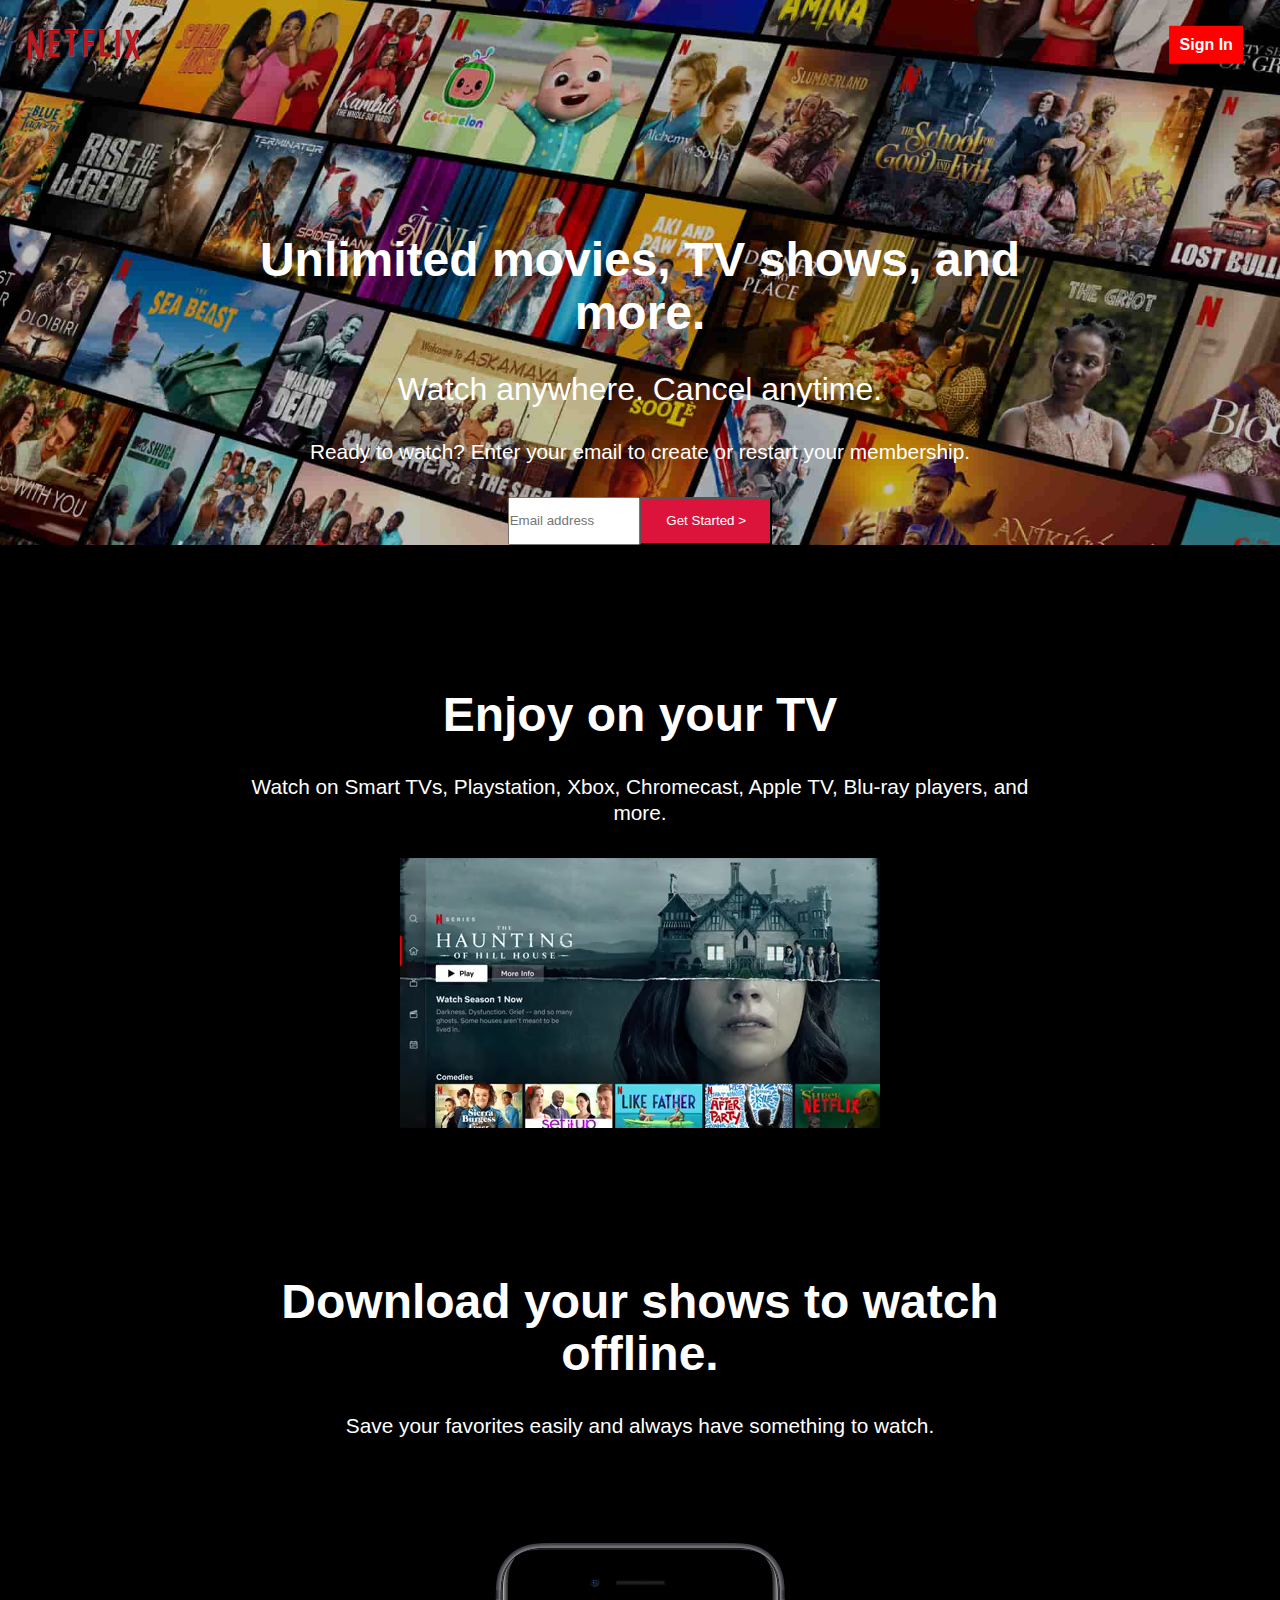
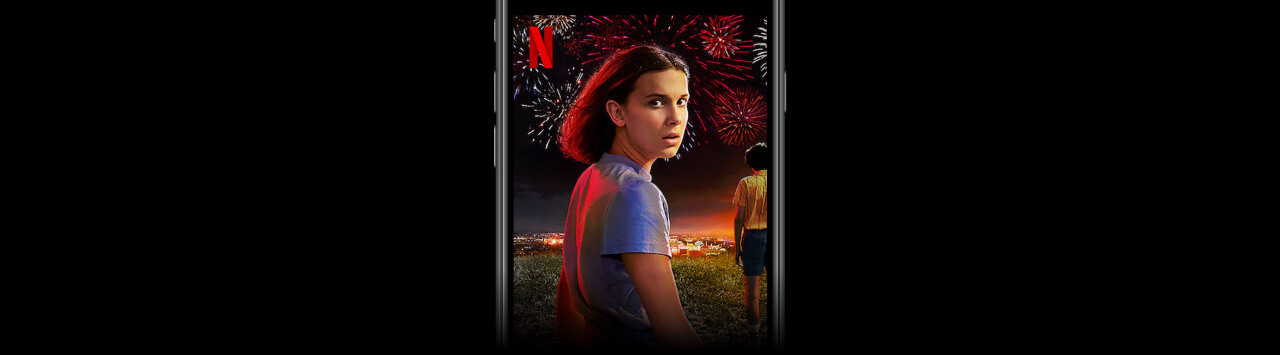
<file: index.html>
<!DOCTYPE html>
<html lang="en">
<head>
    <meta charset="UTF-8">
    <meta http-equiv="X-UA-Compatible" content="IE=edge">
    <meta name="viewport" content="width=device-width, initial-scale=1.0">
    <link rel="stylesheet" href="style.css">
    <title>Netflix Clone</title>
</head>
<body>
    <header>
        <div class="head2">
            <img src="./images/logo-removebg.png" alt="Netflix Logo">
            <a href="#" class="sign">Sign In</a>
        </div>

        <div class="content">
            <div class="contentdiv">
                <h1>Unlimited movies, TV shows, and more.</h1>
                <h3>Watch anywhere. Cancel anytime.</h3>
                <p>Ready to watch? Enter your email to create or restart your membership.</p>
            </div>

            <div class="form">
                <form action="signup.html">
                <input type="email" class="email" placeholder="Email address">
                <input type="submit" value="Get Started >" class="submit">
                </form>
            </div>
        </div>
    </header>

    <section>
        <div>
            <h1 class="h12">Enjoy on your TV</h1>
            <p class="parag2">Watch on Smart TVs, Playstation, Xbox, Chromecast, Apple TV, Blu-ray players, and more.</p>
            <video src="images/video.m4v" autoplay muted></video>
        </div>
    </section>

    <section>
        <div class="ally">
            <h1 class="h13">Download your shows to watch offline.</h1>
            <p class="parag3">Save your favorites easily and always have something to watch.</p>
            <img src="images/nfImage3.jpg"></img>
        </div>
    </section>
</body>
</html>
</file>
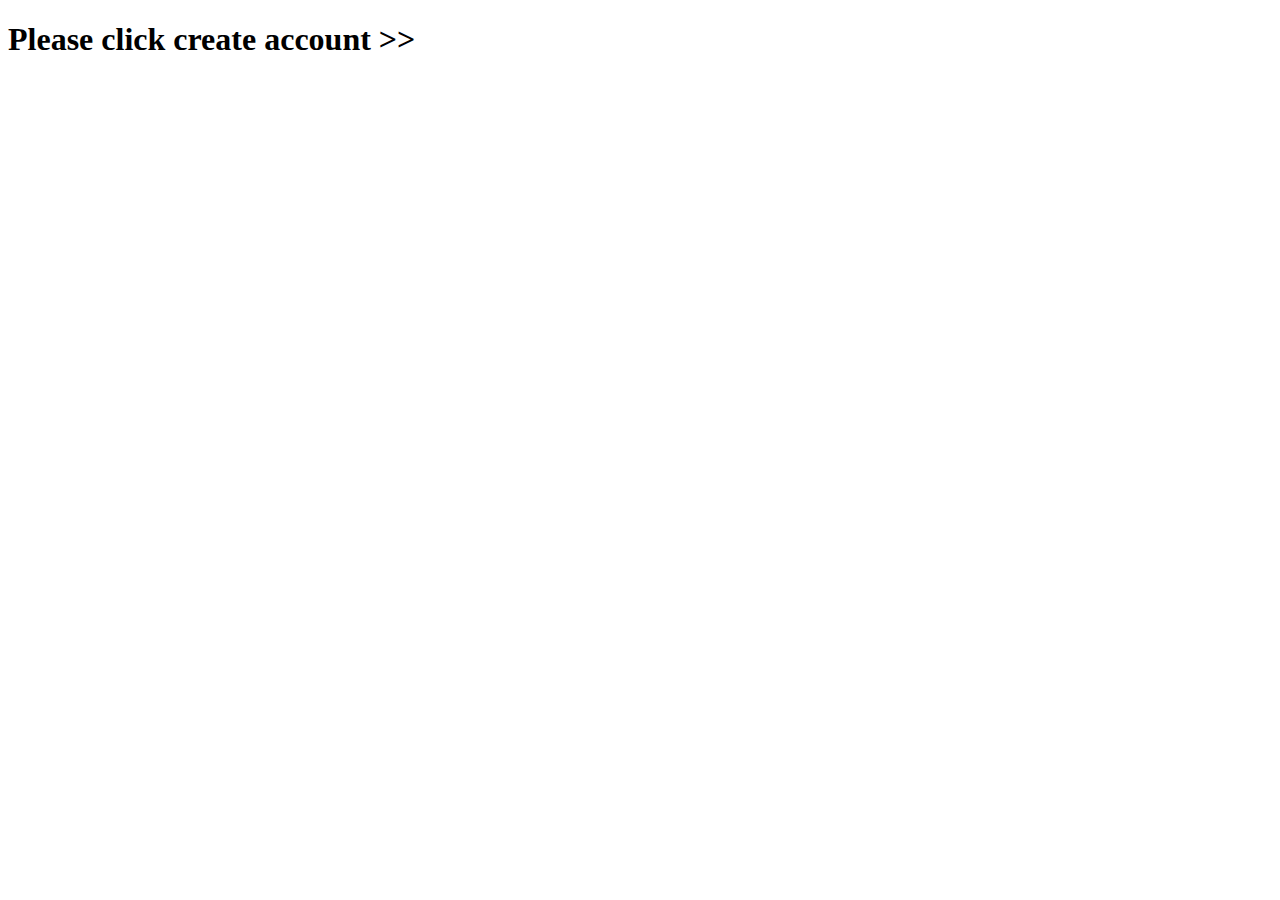
<file: signup.html>
<!DOCTYPE html>
<html lang="en">
<head>
    <meta charset="UTF-8">
    <meta http-equiv="X-UA-Compatible" content="IE=edge">
    <meta name="viewport" content="width=device-width, initial-scale=1.0">
    <title>Sign up</title>
</head>
<body>
    <div>
        <h1>Please click create account >></h1>
    </div>
</body>
</html>
</file>
<file: style.css>
* {
    box-sizing: border-box;
    margin: 0;
    padding: 0;
}

body {
    font-family: Arial, Helvetica, sans-serif;
    background-color: black;
    color: white;
<<<<<<< HEAD
    filter: brightness(85%);
}

header{
    background: url("./images/netflix_img.jpg") no-repeat  center/cover;
=======
    background: url("./nfbground.jpg") no-repeat center center/cover;
>>>>>>> 4ea6d85756debca5c9b58cf2400cef9477cd9955
}

.head {
    width: 100%;
    height: 93vh;
    position: relative;
}

.head2 {
    position: relative;
    z-index: 2;
    height: 90px;
    color: white;
}

a {
    color: white;
    text-decoration: none;
}

.head2 img {
    width: 140px;
    position: absolute;
    top: 50%;
    left: 0;
    transform: translate(10%, -50%);
    margin-left: 0;
}

.head2 a{
    position: absolute;
    top: 50%;
    right: 0;
    transform: translate(-50%, -50%);
    background-color: red;
    font-weight: bold;
    padding: 0.8% 0.8% 0.8% 0.8%;
}

.content{
    position: relative;
    z-index: 2;
    width: 65%;
    margin: auto;
    display: flex;
    flex-direction: column;
    justify-content: center;
    align-items: center;
    text-align: center;
    margin-top: 9rem;
}

.content h1{
    font-weight: 600;
    font-size: 3rem;
    line-height: 1.1;
    margin: 0 0 2rem;
}

.content h3{
    font-weight: 300;
    font-size: 2rem;
    line-height: 1.1;
    margin: 0 0 2rem;
}

.content p{
    font-weight: 300;
    font-size: 1.3rem;
    line-height: 1.25;
    margin: 0 0 2rem;
}

form{
    display: flex;
    flex-direction: row;
}

input {
    display: block;
}

.email {
    box-shadow: none;
    height: 48px;
    width: 100%;
}

.submit {
    box-shadow: none;
    height: 48px;
    width: 100%;
    color: white;
    background-color: crimson;
}

.submit:hover{
    font-weight: lighter;
}

section{
    position: relative;
    z-index: 2;
    width: 65%;
    margin: auto;
    display: flex;
    flex-direction: column;
    justify-content: center;
    align-items: center;
    text-align: center;
    margin-top: 9rem;
}

section h1{
    font-weight: 600;
    font-size: 3rem;
    line-height: 1.1;
    margin: 0 0 2rem;
}

section p{
    font-weight: 300;
    font-size: 1.3rem;
    line-height: 1.25;
    margin: 0 0 2rem;
}

.h13{
    font-weight: 600;
    font-size: 3rem;
    line-height: 1.1;
    margin: 0 0 2rem;
}

.parag3{
    font-weight: 300;
    font-size: 1.3rem;
    line-height: 1.25;
    margin: 0 0 2rem;
}
</file>
